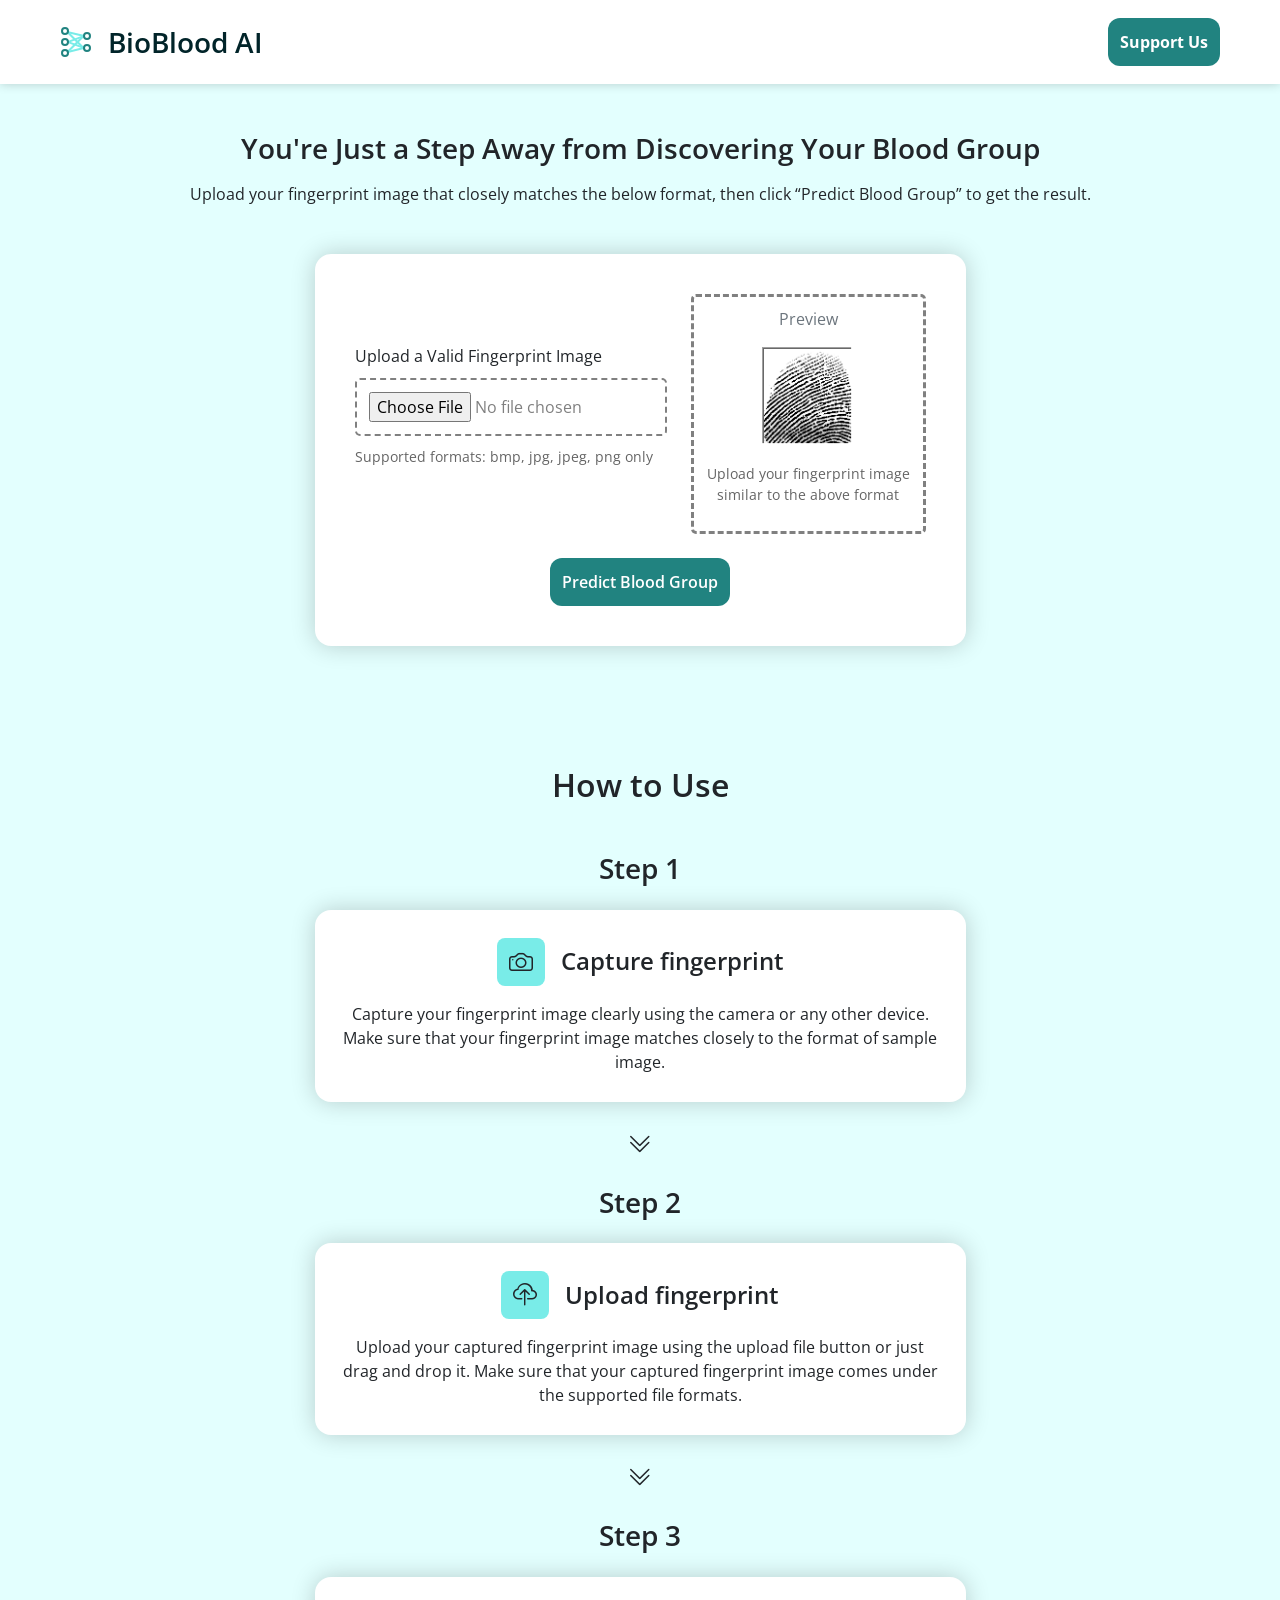
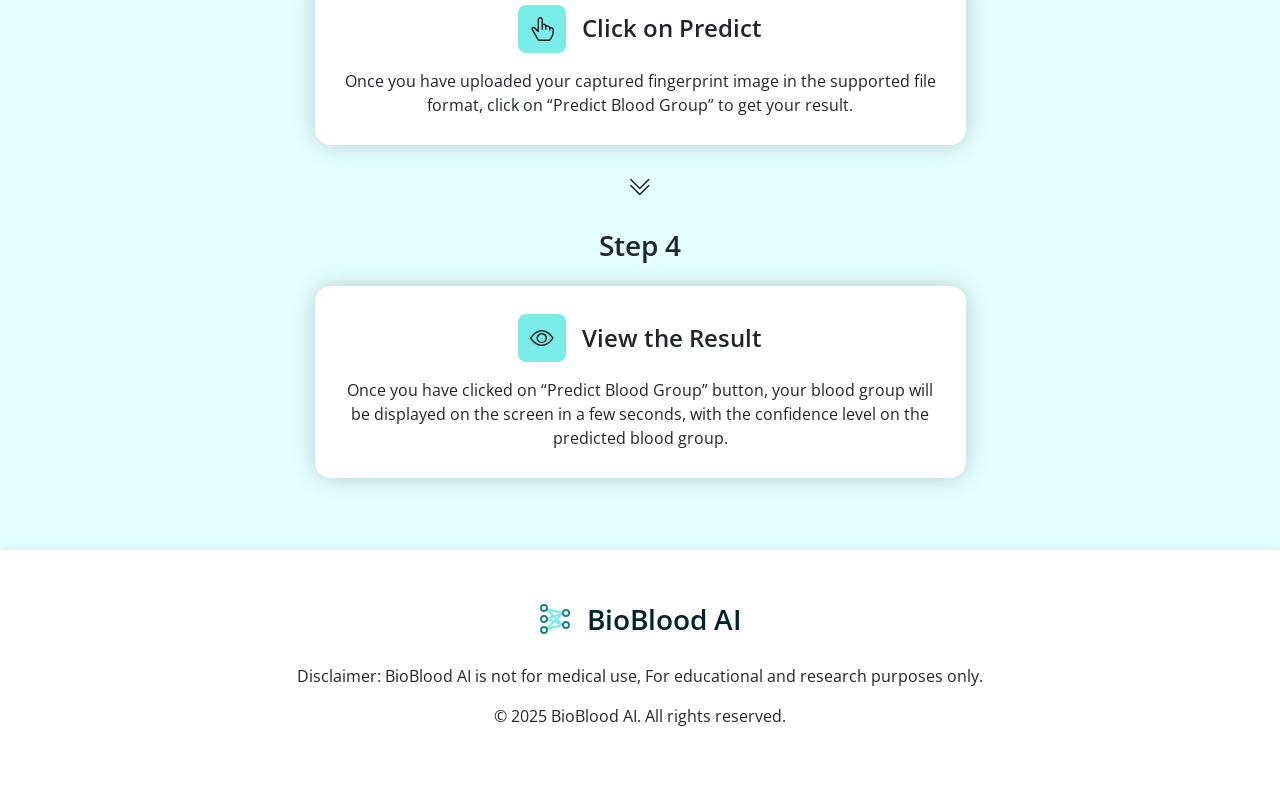
<file: templates/home.html>
<!DOCTYPE html>
<html lang="en">

<head>
    <meta charset="UTF-8">
    <meta name="viewport" content="width=device-width, initial-scale=1.0">
    <link rel="icon" type="image/x-icon" href="../static/img/favicon.ico">
    <title>Home | BioBlood AI</title>
    <link href="https://cdn.jsdelivr.net/npm/bootstrap@5.3.6/dist/css/bootstrap.min.css" rel="stylesheet"
        integrity="sha384-4Q6Gf2aSP4eDXB8Miphtr37CMZZQ5oXLH2yaXMJ2w8e2ZtHTl7GptT4jmndRuHDT" crossorigin="anonymous">
    <script src="https://cdn.jsdelivr.net/npm/bootstrap@5.3.6/dist/js/bootstrap.bundle.min.js"
        integrity="sha384-j1CDi7MgGQ12Z7Qab0qlWQ/Qqz24Gc6BM0thvEMVjHnfYGF0rmFCozFSxQBxwHKO"
        crossorigin="anonymous"></script>
    <link rel="stylesheet" href="https://cdn.jsdelivr.net/npm/bootstrap-icons@1.13.1/font/bootstrap-icons.min.css">
    <link rel="stylesheet" href="../static/css/style.css">
    <script src="../static/js/script.js" defer></script>
</head>

<body>
    <nav class="navbar px-2 px-md-5 py-3 sticky-top">
        <div class="container-fluid">
            <a class="navbar-brand fw-semibold d-flex" href="/">
                <img src="../static/img/logo.svg" alt="Logo" width="32" height="32"
                    class="d-inline-block align-text-top me-3 my-auto">
                BioBlood AI
            </a>
            <button class="cta ms-auto">Support Us</button>
        </div>
    </nav>
    <section class="container mt-5 px-4">
        <h3 class="text-center mb-3 fw-semibold">You're Just a Step Away from Discovering Your Blood Group</h3>
        <p class="text-center m-0">Upload your fingerprint image that closely matches the below format, then click
            “Predict Blood Group” to get the result.</p>
    </section>
    <section
        class="container py-5 d-flex flex-column flex-xxl-row row-gap-sm-4 row-gap-5 justify-content-evenly align-items-center">
        <form class="form-container col-11 col-md-10 col-lg-8 col-xl-7 col-xxl-6" onsubmit="event.preventDefault()">
            <div class="d-flex flex-column flex-md-row gap-md-4 align-items-center">
                <div>
                    <label for="img">Upload a Valid Fingerprint Image</label>
                    <input type="file" accept="image/*" id="img" name="file" onchange="previewFile()" required>
                    <p id="format">Supported formats: bmp, jpg, jpeg, png only</p>
                </div>
                <div class="preview-container">
                    <p class="text-secondary">Preview</p>
                    <img id="preview" alt="Preview" src="../static/img/sample.BMP">
                    <p class="text-center" id="tip">Upload your fingerprint image similar to the above format</p>
                </div>
            </div>
            <button class="mx-auto fw-semibold" type="submit" id="submit-btn" onclick="submitForm()">Predict Blood
                Group</button>
        </form>
        <div class="result-container col-11 col-md-10 col-lg-8 col-xl-7 col-xxl-6">
            <h1 class="text-center mb-5 fw-bolder">Result</h1>
            <div class="d-flex flex-row justify-content-evenly">
                <div class="d-flex flex-column text-center">
                    <p class="mb-5 fw-semibold">Blood Group</p>
                    <h2 class="fw-bold my-auto" id="result">NaN</h2>
                </div>
                <div class="confidence-container text-center">
                    <p class="mb-5 fw-semibold">Confidence</p>
                    <svg class="confidence-circle" width="140" height="140" viewBox="0 0 120 120">
                        <circle class="confidence-background" cx="60" cy="60" r="54" stroke="#ddd" stroke-width="6"
                            fill="none">
                        </circle>
                        <circle class="confidence-bar" cx="60" cy="60" r="54" stroke="#218380" stroke-width="12"
                            fill="none" stroke-dasharray="339.292" stroke-dashoffset="339.292" stroke-linecap="round">
                        </circle>
                        <text class="confidence-text" x="50%" y="50%" dy="0.3em" text-anchor="middle" font-size="24"
                            fill="#000" transform="rotate(90 60 60)">0%</text>
                    </svg>
                </div>
            </div>
        </div>
    </section>
    <section class="container my-4 py-5 text-center">
        <h2 class="fw-semibold mb-5">How to Use</h2>
        <div class="d-flex flex-column align-items-center">
            <h3 class="mb-4 fw-semibold">Step 1</h3>
            <div class="step col-11 col-md-10 col-lg-8 col-xl-7 col-xxl-6 d-flex flex-column align-items-center">
                <div
                    class="heading mb-3 w-100 d-flex flex-row gap-2 gap-md-3 justify-content-center align-items-center">
                    <div class="icon">
                        <i class="bi bi-camera fs-4"></i>
                    </div>
                    <h4 class="m-0 fw-semibold">Capture fingerprint</h4>
                </div>
                <div class="description">
                    <p class="m-0">Capture your fingerprint image clearly using the camera or any other device. Make
                        sure that your fingerprint image matches closely to the format of sample image.</p>
                </div>
            </div>
            <i class="bi bi-chevron-double-down fs-4 mt-4"></i>
            <h3 class="my-4 fw-semibold">Step 2</h3>
            <div class="step col-11 col-md-10 col-lg-8 col-xl-7 col-xxl-6 d-flex flex-column align-items-center">
                <div
                    class="heading mb-3 w-100 d-flex flex-row gap-2 gap-md-3 justify-content-center align-items-center">
                    <div class="icon">
                        <i class="bi bi-cloud-upload fs-4"></i>
                    </div>
                    <h4 class="m-0 fw-semibold">Upload fingerprint</h4>
                </div>
                <div class="description">
                    <p class="m-0">Upload your captured fingerprint image using the upload file button or just drag and
                        drop it. Make sure that your captured fingerprint image comes under the supported file formats.
                    </p>
                </div>
            </div>
            <i class="bi bi-chevron-double-down fs-4 mt-4"></i>
            <h3 class="my-4 fw-semibold">Step 3</h3>
            <div class="step col-11 col-md-10 col-lg-8 col-xl-7 col-xxl-6 d-flex flex-column align-items-center">
                <div
                    class="heading mb-3 w-100 d-flex flex-row gap-2 gap-md-3 justify-content-center align-items-center">
                    <div class="icon">
                        <i class="bi bi-hand-index-thumb fs-4"></i>
                    </div>
                    <h4 class="m-0 fw-semibold">Click on Predict</h4>
                </div>
                <div class="description">
                    <p class="m-0">Once you have uploaded your captured fingerprint image in the supported file format,
                        click on “Predict Blood Group” to get your result.</p>
                </div>
            </div>
            <i class="bi bi-chevron-double-down fs-4 mt-4"></i>
            <h3 class="my-4 fw-semibold">Step 4</h3>
            <div class="step col-11 col-md-10 col-lg-8 col-xl-7 col-xxl-6 d-flex flex-column align-items-center">
                <div
                    class="heading mb-3 w-100 d-flex flex-row gap-2 gap-md-3 justify-content-center align-items-center">
                    <div class="icon">
                        <i class="bi bi-eye fs-4"></i>
                    </div>
                    <h4 class="m-0 fw-semibold">View the Result</h4>
                </div>
                <div class="description">
                    <p class="m-0">Once you have clicked on “Predict Blood Group” button, your blood group will be
                        displayed on the screen in a few seconds, with the confidence level on the predicted blood
                        group.</p>
                </div>
            </div>
        </div>
    </section>
    <footer class="container-fluid py-5 px-4 d-flex flex-column align-items-center">
        <a class="navbar-brand fw-semibold d-flex mb-4">
            <img src="../static/img/logo.svg" alt="Logo" width="32" height="32"
                class="d-inline-block align-text-top me-3 my-auto">
            BioBlood AI
        </a>
        <p class="text-center">Disclaimer: BioBlood AI is not for medical use, For educational and research purposes
            only.</p>
        <p class="text-center">© 2025 BioBlood AI. All rights reserved.</p>
    </footer>
</body>

</html>
</file>
<file: static/css/style.css>
@import url('https://fonts.googleapis.com/css2?family=Open+Sans:ital,wght@0,300..800;1,300..800&display=swap');

body {
    margin: 0;
    background-color: rgb(227, 255, 254);
    font-family: 'Open sans';
    user-select: none;
}

.navbar{
    background: #ffffff !important;
    box-shadow: 0 0 10px rgba(0, 0, 0, 0.2);
}

.navbar-brand{
    font-size: 28px;
    color: rgb(1, 36, 41);
}

#herosection{
    height: 500px;
    background-image: url('../img/Heroimage.svg');
    background-size: contain;
    background-position: center bottom;
    background-repeat: no-repeat;
}

.cta{
    background-color: rgb(33, 131, 128);
    color: white;
    padding: 12px;
    font-weight: bold;
    border: none;
    border-radius: 12px;
    cursor: pointer;
}

.p-cta{
    background-color: white;
    color: rgb(33, 131, 128);
    padding: 12px;
    font-weight: bold;
    border: none;
    border-radius: 12px;
    cursor: pointer;
}

.keyword{
    color: rgb(33, 131, 128);
}

.features-container i::before {
    font-size: 48px;
}

.feature{
    padding: 24px;
    border-radius: 20px;
    background-color: rgb(255, 255, 255);
    box-shadow: 0 0 24px rgba(33,131,128, 0.3)
}

#stepimg{
    display: flex;
    align-items: center;
    justify-content: center;
    height: 150px !important;
    width: 150px !important;
}

.working-step1, .working-step3{
    align-items: center;
    justify-content: center;
    padding: 20px 24px 20px 24px;
    border-radius: 90px 24px 24px 90px;
    background-color: rgb(255, 255, 255);
    box-shadow: 0 0 24px rgba(33,131,128, 0.3);
}

.working-step2, .working-step4{
    align-items: center;
    justify-content: center;
    padding: 20px 24px 20px 24px;
    border-radius: 24px 90px 90px 24px;
    background-color: rgb(255, 255, 255);
    box-shadow: 0 0 24px rgba(33,131,128, 0.3);
}

.promotion{
    background-color: rgb(33,131,128);
}

.form-container {
    display: flex;
    flex-direction: column;
    align-items: center;
    padding: 40px;
    border-radius: 16px;
    background-color: rgb(255, 255, 255);
    box-shadow: 0 0 24px rgba(0, 0, 0, 0.2);
}

#img {
    margin: 10px 0;
    padding: 12px;
    border: 2px dashed grey;
    border-radius: 5px;
    color: grey;
    width: 100%;
    box-sizing: border-box;
    transition: border-color 0.3s;
}

#img:focus {
    border-color: rgb(33, 131, 128);
    outline: none;
}

#format{
    font-size: 14px;
    color: rgb(101, 101, 101);
}

.preview-container{
    border: 3px dashed grey;
    border-radius: 5px;
    padding: 10px;
    height: fit-content;
    display: flex;
    flex-direction: column;
    justify-content: center;
    align-items: center;
}

#preview {
    object-fit: contain;
    margin-bottom: 16px;
    max-width: 100px;
    max-height: 100px;
}

#tip{
    font-size: 14px;
    color: rgb(101, 101, 101);
}

#submit-btn {
    background-color: rgb(33, 131, 128);
    color: white;
    padding: 12px;
    border: none;
    border-radius: 12px;
    cursor: pointer;
    margin-top: 24px;
    transition: transform 0.2s ease-in-out;
}

#submit-btn:hover {
    transform: scale(1.02);
}

.result-container {
    display: none;
    height: fit-content;
    padding: 16px;
    scroll-margin-top: 150px;
}

.result-container p {
    font-size: 18px;
}

.result-container span {
    font-weight: bold;
}

.confidence-container {
  position: relative;
}

.confidence-circle {
  transform: rotate(-90deg);
}

.confidence-bar{
    transition: stroke-dashoffset 1s ease-in-out;
}

.confidence-text {
  font-weight: bold;
  font-size: 20px;
}

.step{
    background-color: #ffffff;
    border-radius: 16px;
    padding: 28px;
    box-shadow: 0 0 24px rgba(0, 0, 0, 0.2);
}

.icon{
    display: flex;
    height: 48px;
    width: 48px;
    background-color: #79ECE8;
    border-radius: 8px;
    align-items: center;
    justify-content: center;
}

.accordion-button{
    background-color: #ffffff !important;
    color: black !important;
}

.accordion-button:focus{
    box-shadow: none !important;
}

.accordion-button:not(.collapsed){
    color: black !important;
}

footer{
    height: fit-content;
    padding: 0px 64px !important;
    background-color: #ffffff;
    box-shadow: 0 0 10px rgba(0, 0, 0, 0.1);
}
</file>
